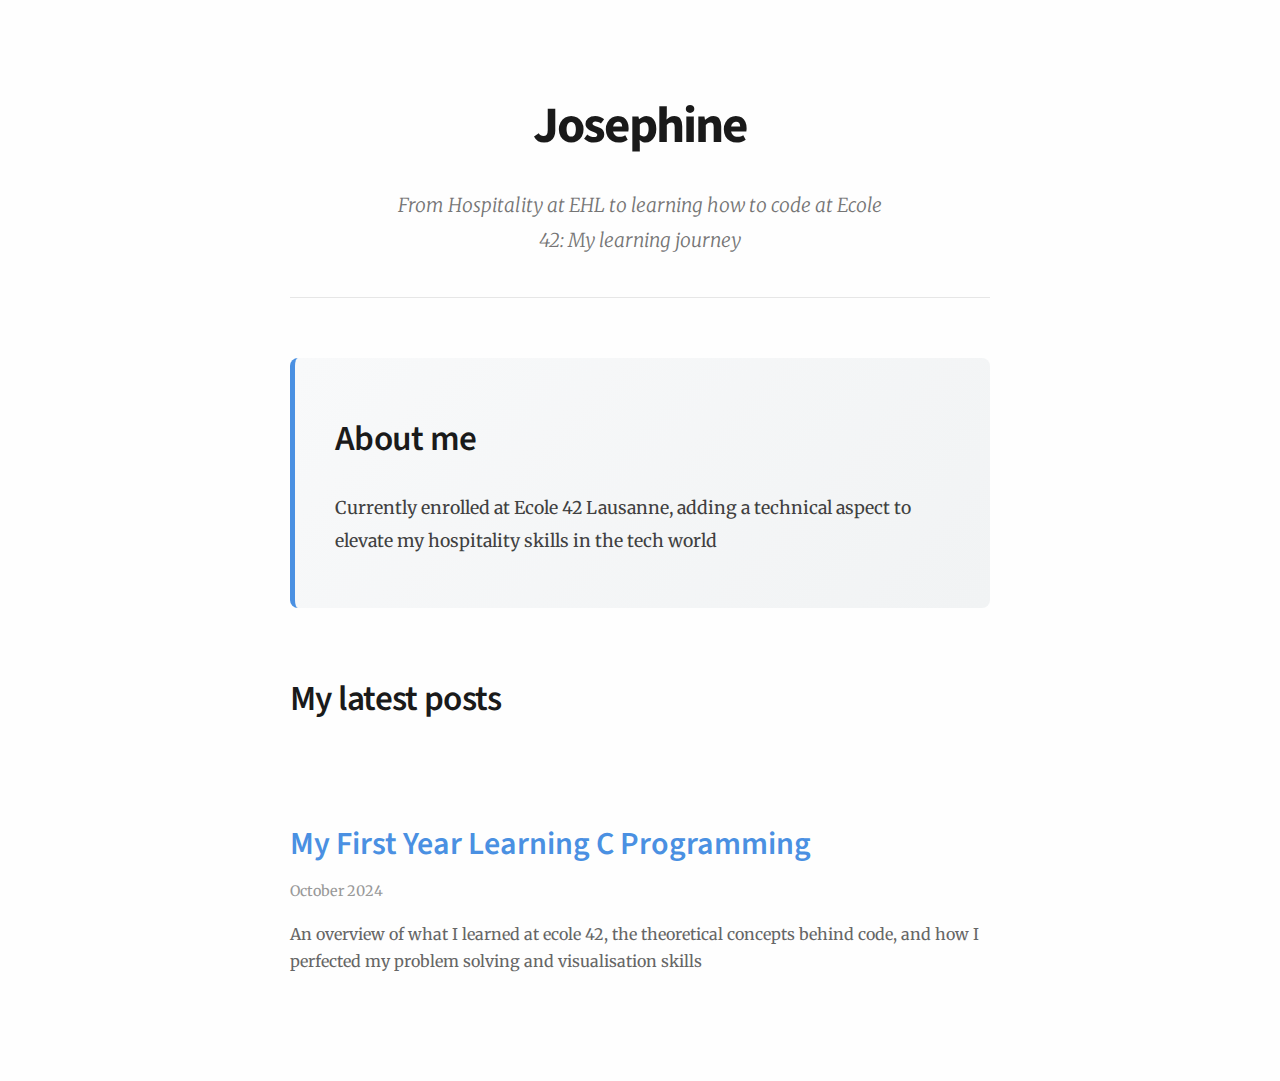
<file: index.html>
<!DOCTYPE html>
<html lang="en">
<head>
	<meta charset="UTF-8">
	<meta name="viewport" content="width=device-width", initial-scale="1.0">
	<title>Josephine Randet - Developer Blog as a 42 student</title>
	<link rel="stylesheet" href="style.css">
</head>

<body>
	<header>
		<h1>Josephine</h1>
		<p>From Hospitality at EHL to learning how to code at Ecole 42: My learning journey</p>
	</header>
	<main>
		<section class="about">
			<h2>About me</h2>
			<p>Currently enrolled at Ecole 42 Lausanne, adding a technical aspect to elevate my hospitality skills in the tech world</p>

		</section>
		<section class="posts">
			<h2>My latest posts</h2>
			<article>
				<h3><a href="posts/first-post.html">My First Year Learning C Programming</a></h3>
				<p class="date">October 2024</p>
				<p>An overview of what I learned at ecole 42, the theoretical concepts behind code, and how I perfected my problem solving and visualisation skills</p>
			</article>
		</section>
	</main>
</body>
</html>
</file>
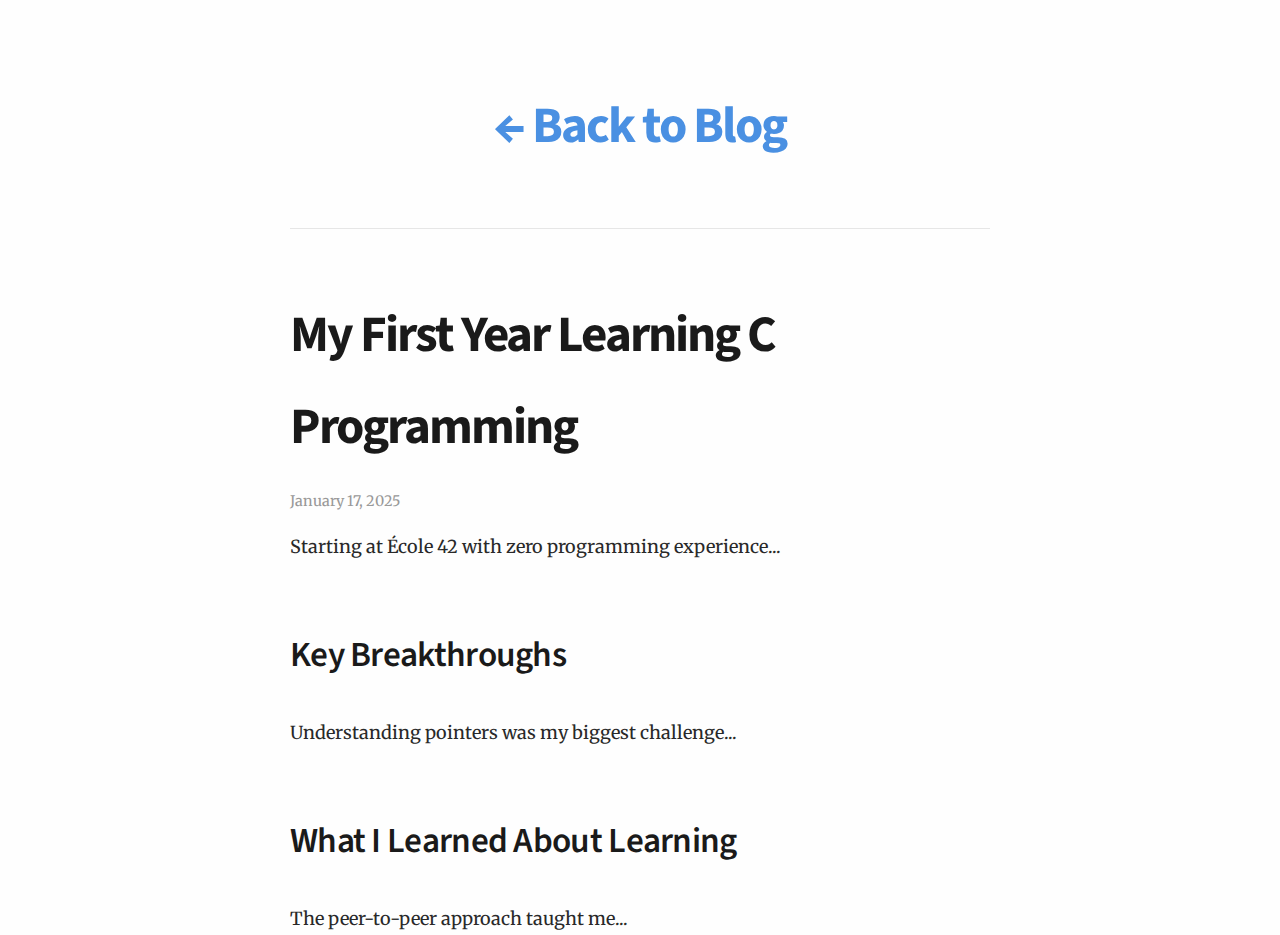
<file: posts/first-post.html>
<!DOCTYPE html>
<html lang="en">
<head>
	<meta charset="UTF-8">
	<meta name="viewport" content="width=device-width, initial-scale=1.0">
	<title>My First Year Learning C Programming</title>
	
	<!-- Notice "../" - this goes up one folder to find style.css -->
	<!-- posts/first-post.html needs to go up to the main folder -->
	<link rel="stylesheet" href="../style.css">
</head>

<body>
	<header>
		<!-- Link back to main page - "../" goes up one folder level -->
		<h1><a href="../index.html">← Back to Blog</a></h1>
	</header>
	
	<!-- Article tag represents a complete piece of content -->
	<article>
		<h1>My First Year Learning C Programming</h1>
		<p class="date">January 17, 2025</p>
		
		<!-- Your actual blog content goes here -->
		<p>Starting at École 42 with zero programming experience...</p>
		
		<h2>Key Breakthroughs</h2>
		<p>Understanding pointers was my biggest challenge...</p>
		
		<h2>What I Learned About Learning</h2>
		<p>The peer-to-peer approach taught me...</p>
	</article>
</body>
</html>
</file>
<file: style.css>
/* Import clean, readable fonts */
@import url('https://fonts.googleapis.com/css2?family=Merriweather:wght@300;400;700&family=Source+Sans+Pro:wght@400;600;700&display=swap');

* {
	margin: 0;
	padding: 0;
	box-sizing: border-box;
}

/* Medium-style body with reading focus */
body {
	font-family: 'Merriweather', Georgia, serif; /* Serif for readability like Medium */
	line-height: 1.8; /* Generous line spacing for reading */
	color: #292929; /* Softer black, easier on eyes */
	background-color: #fefefe; /* Warm white background */
	max-width: 740px; /* Medium's optimal reading width */
	margin: 0 auto;
	padding: 0 20px;
	font-size: 18px; /* Larger text for comfortable reading */
}

/* Minimal, elegant header */
header {
	text-align: center;
	margin: 80px 0 60px 0;
	padding-bottom: 40px;
	border-bottom: 1px solid #e6e6e6;
}

/* Large, bold name - Medium style */
h1 {
	font-family: 'Source Sans Pro', sans-serif; /* Sans-serif for headings */
	color: #1a1a1a;
	font-size: 3.2rem;
	font-weight: 700;
	margin-bottom: 16px;
	letter-spacing: -0.04em; /* Tight letter spacing */
}

/* Subtitle with personality */
header p {
	color: #757575;
	font-size: 1.2rem;
	font-weight: 300;
	font-style: italic; /* Adds elegance */
	max-width: 500px;
	margin: 0 auto;
}

/* Section headings - clean and spaced */
h2 {
	font-family: 'Source Sans Pro', sans-serif;
	color: #1a1a1a;
	font-size: 2.2rem;
	font-weight: 600;
	margin: 60px 0 30px 0;
	letter-spacing: -0.02em;
}

/* About section - highlighted but subtle */
.about {
	background: linear-gradient(135deg, #f8f9fa 0%, #f1f3f4 100%);
	padding: 50px 40px;
	margin: 40px 0;
	border-radius: 8px;
	border-left: 5px solid #4a90e2; /* Your accent color */
}

.about h2 {
	margin-top: 0;
	margin-bottom: 20px;
}

.about p {
	font-size: 1.1rem;
	color: #404040;
	line-height: 1.9;
}

/* Article cards - Medium style */
.posts article {
	margin: 50px 0;
	padding: 40px 0;
	border-bottom: 1px solid #e6e6e6;
	transition: all 0.3s ease;
}

.posts article:last-child {
	border-bottom: none;
}

/* Article titles - prominent but not overwhelming */
.posts article h3 {
	font-family: 'Source Sans Pro', sans-serif;
	font-size: 2rem;
	font-weight: 600;
	line-height: 1.4;
	margin-bottom: 12px;
	color: #1a1a1a;
}

/* Date styling - Medium inspired */
.date {
	color: #999;
	font-size: 0.9rem;
	font-weight: 400;
	margin-bottom: 16px;
	text-transform: none; /* Keep it natural */
	letter-spacing: 0;
}

/* Article preview text */
.posts article p:not(.date) {
	color: #666;
	font-size: 1rem;
	line-height: 1.7;
	margin-bottom: 16px;
}

/* Links - subtle and professional */
a {
	color: #4a90e2;
	text-decoration: none;
	border-bottom: 1px solid transparent;
	transition: all 0.2s ease;
}

a:hover {
	color: #357abd;
	border-bottom-color: #357abd;
}

/* Image container for your iPad drawings */
.article-image {
	width: 100%;
	margin: 40px 0;
	text-align: center;
}

.article-image img {
	max-width: 100%;
	height: auto;
	border-radius: 8px;
	box-shadow: 0 4px 20px rgba(0,0,0,0.1);
}

.image-caption {
	font-size: 0.9rem;
	color: #999;
	font-style: italic;
	margin-top: 12px;
	text-align: center;
}

/* Reading progress indicator (optional) */
.reading-progress {
	position: fixed;
	top: 0;
	left: 0;
	width: 100%;
	height: 3px;
	background: #4a90e2;
	transform-origin: left;
	z-index: 1000;
}

/* Mobile responsive */
@media (max-width: 768px) {
	body {
		font-size: 16px;
		padding: 0 16px;
	}
	
	header {
		margin: 60px 0 40px 0;
	}
	
	h1 {
		font-size: 2.4rem;
	}
	
	header p {
		font-size: 1.1rem;
	}
	
	.about {
		padding: 30px 24px;
		margin: 30px 0;
	}
	
	.posts article h3 {
		font-size: 1.6rem;
	}
}

/* Print styles for your articles */
@media print {
	header, .posts {
		display: none;
	}
	
	body {
		max-width: none;
		font-size: 12pt;
		line-height: 1.6;
	}
}
</file>
